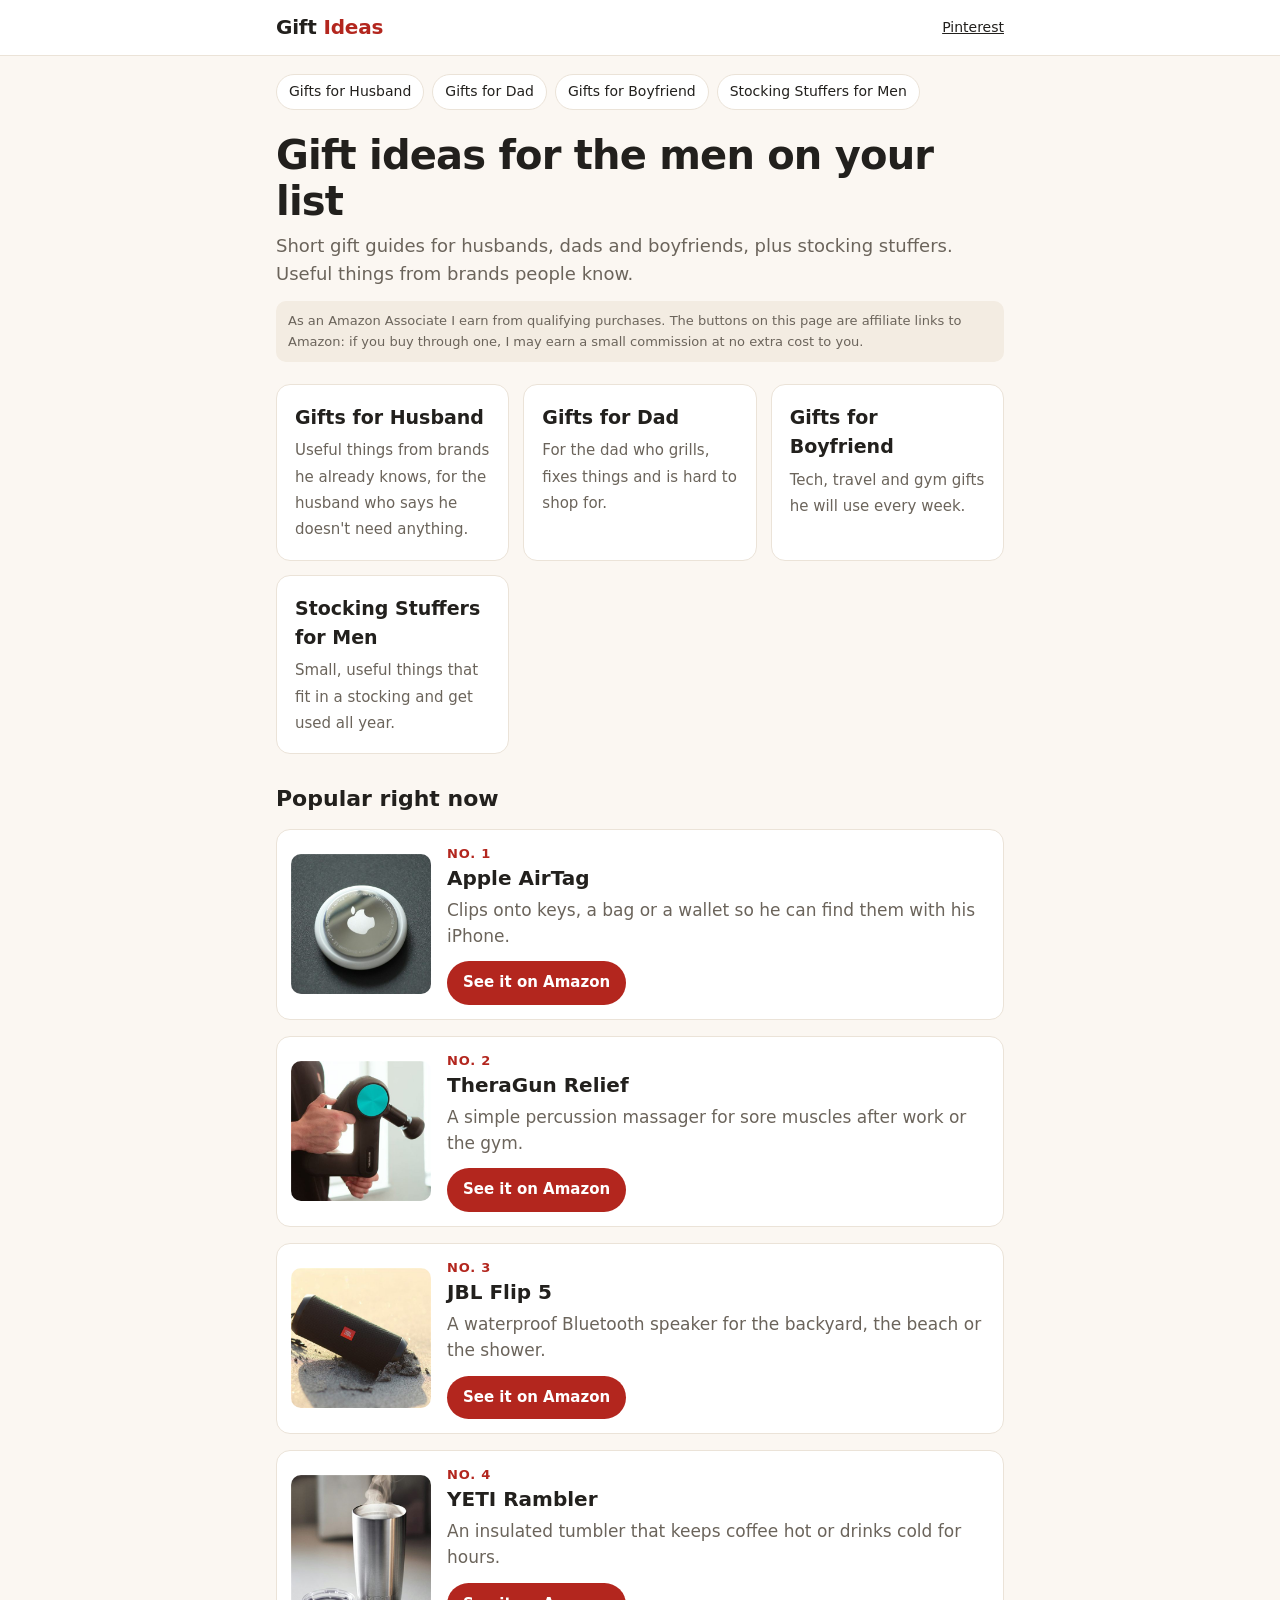
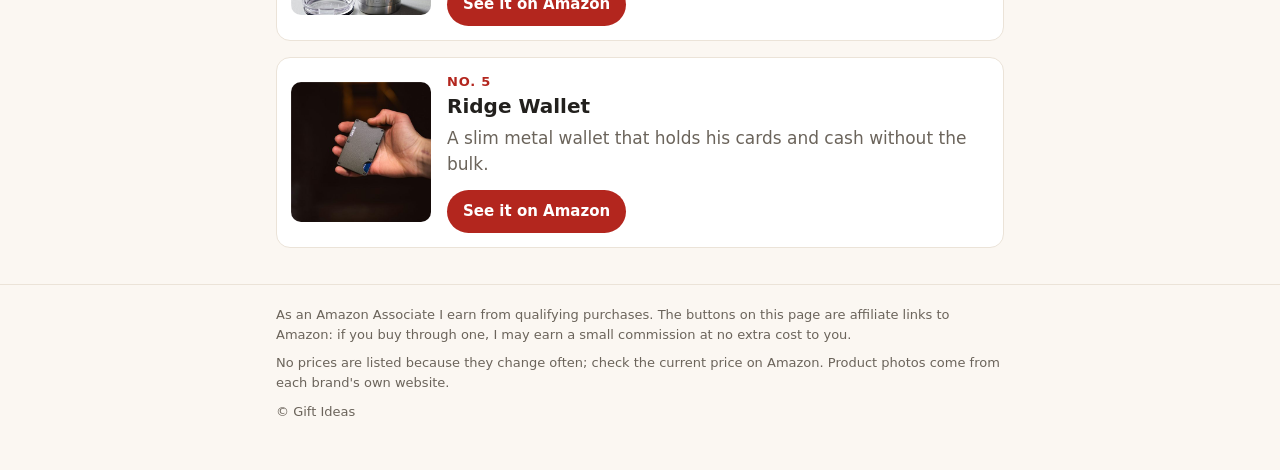
<file: index.html>
<!doctype html>
<html lang="en">
<head>
<meta charset="utf-8">
<meta name="viewport" content="width=device-width, initial-scale=1">
<title>Gift Ideas: Gift Guides for Him</title>
<meta name="description" content="Gift guides for husbands, dads and boyfriends, plus stocking stuffers for men.">
<link rel="stylesheet" href="style.css">
</head>
<body>
<header class="top"><div class="wrap"><a class="brand" href="">Gift <span>Ideas</span></a>
<a href="https://www.pinterest.com/thegiftideaspot/" rel="noopener" style="font-size:14px">Pinterest</a></div></header>
<main class="wrap">
<nav class="guides" aria-label="Gift guides"><a href="gifts-for-husband/">Gifts for Husband</a><a href="gifts-for-dad/">Gifts for Dad</a><a href="gifts-for-boyfriend/">Gifts for Boyfriend</a><a href="stocking-stuffers-for-men/">Stocking Stuffers for Men</a></nav>
<h1>Gift ideas for the men on your list</h1><p class="intro">Short gift guides for husbands, dads and boyfriends, plus stocking stuffers. Useful things from brands people know.</p><p class="disclosure">As an Amazon Associate I earn from qualifying purchases. The buttons on this page are affiliate links to Amazon: if you buy through one, I may earn a small commission at no extra cost to you.</p><div class="cards"><a class="card" href="gifts-for-husband/"><strong>Gifts for Husband</strong><span>Useful things from brands he already knows, for the husband who says he doesn&#x27;t need anything.</span></a><a class="card" href="gifts-for-dad/"><strong>Gifts for Dad</strong><span>For the dad who grills, fixes things and is hard to shop for.</span></a><a class="card" href="gifts-for-boyfriend/"><strong>Gifts for Boyfriend</strong><span>Tech, travel and gym gifts he will use every week.</span></a><a class="card" href="stocking-stuffers-for-men/"><strong>Stocking Stuffers for Men</strong><span>Small, useful things that fit in a stocking and get used all year.</span></a></div><h2 class="section">Popular right now</h2><ol class="items"><li class="item"><img src="img/airtag.jpg" alt="Apple AirTag" loading="lazy" width="140" height="140"><div><div class="num">No. 1</div><h2>Apple AirTag</h2><p>Clips onto keys, a bag or a wallet so he can find them with his iPhone.</p><a class="btn" href="https://link.amazon/B0aGp42OP" rel="sponsored nofollow noopener" target="_blank">See it on Amazon</a></div></li><li class="item"><img src="img/theragun.jpg" alt="TheraGun Relief" loading="lazy" width="140" height="140"><div><div class="num">No. 2</div><h2>TheraGun Relief</h2><p>A simple percussion massager for sore muscles after work or the gym.</p><a class="btn" href="https://link.amazon/A094G4xhZ" rel="sponsored nofollow noopener" target="_blank">See it on Amazon</a></div></li><li class="item"><img src="img/jblflip.jpg" alt="JBL Flip 5" loading="lazy" width="140" height="140"><div><div class="num">No. 3</div><h2>JBL Flip 5</h2><p>A waterproof Bluetooth speaker for the backyard, the beach or the shower.</p><a class="btn" href="https://link.amazon/B02Hue0gj" rel="sponsored nofollow noopener" target="_blank">See it on Amazon</a></div></li><li class="item"><img src="img/yeti.jpg" alt="YETI Rambler" loading="lazy" width="140" height="140"><div><div class="num">No. 4</div><h2>YETI Rambler</h2><p>An insulated tumbler that keeps coffee hot or drinks cold for hours.</p><a class="btn" href="https://link.amazon/B0gJP21sW" rel="sponsored nofollow noopener" target="_blank">See it on Amazon</a></div></li><li class="item"><img src="img/ridge.jpg" alt="Ridge Wallet" loading="lazy" width="140" height="140"><div><div class="num">No. 5</div><h2>Ridge Wallet</h2><p>A slim metal wallet that holds his cards and cash without the bulk.</p><a class="btn" href="https://link.amazon/B04wv2A3W" rel="sponsored nofollow noopener" target="_blank">See it on Amazon</a></div></li></ol>
</main>
<footer><div class="wrap">
<p>As an Amazon Associate I earn from qualifying purchases. The buttons on this page are affiliate links to Amazon: if you buy through one, I may earn a small commission at no extra cost to you.</p>
<p>No prices are listed because they change often; check the current price on Amazon. Product photos come from each brand's own website.</p>
<p>&copy; Gift Ideas</p>
</div></footer>
</body>
</html>
</file>
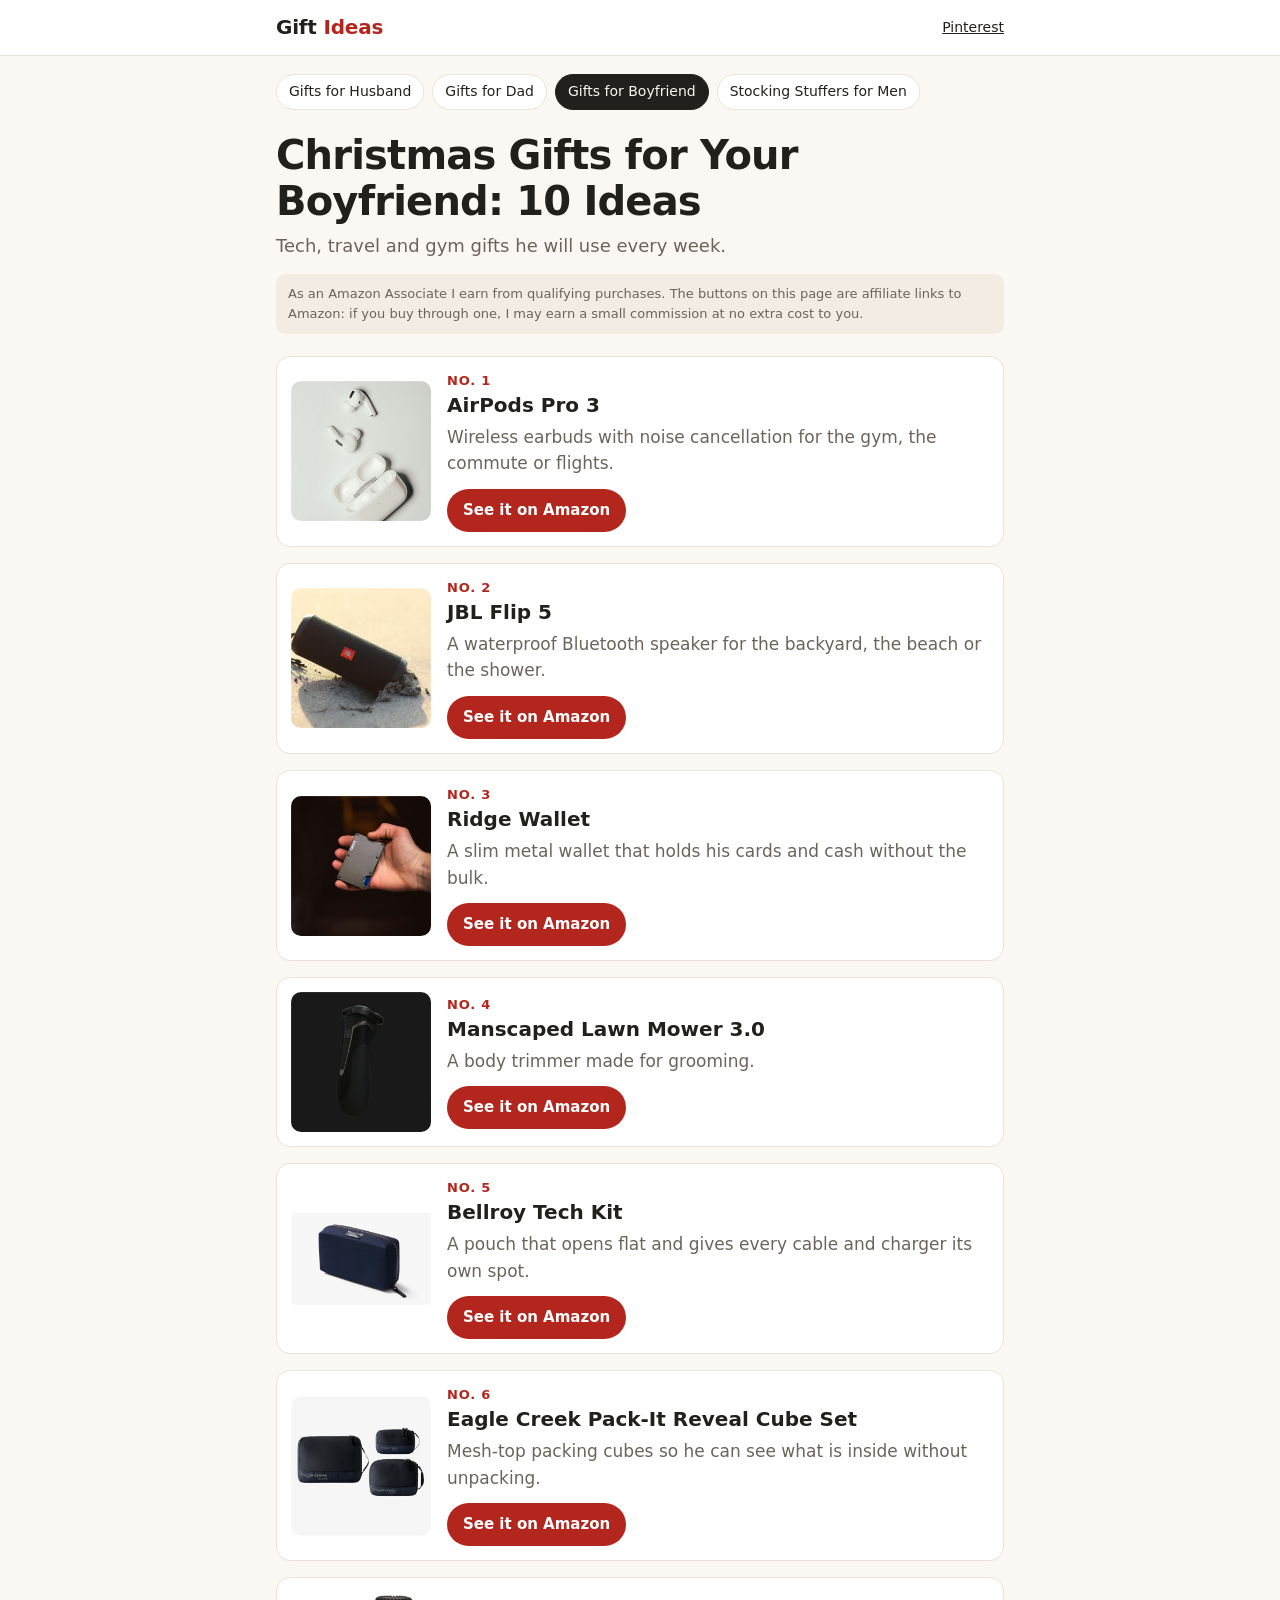
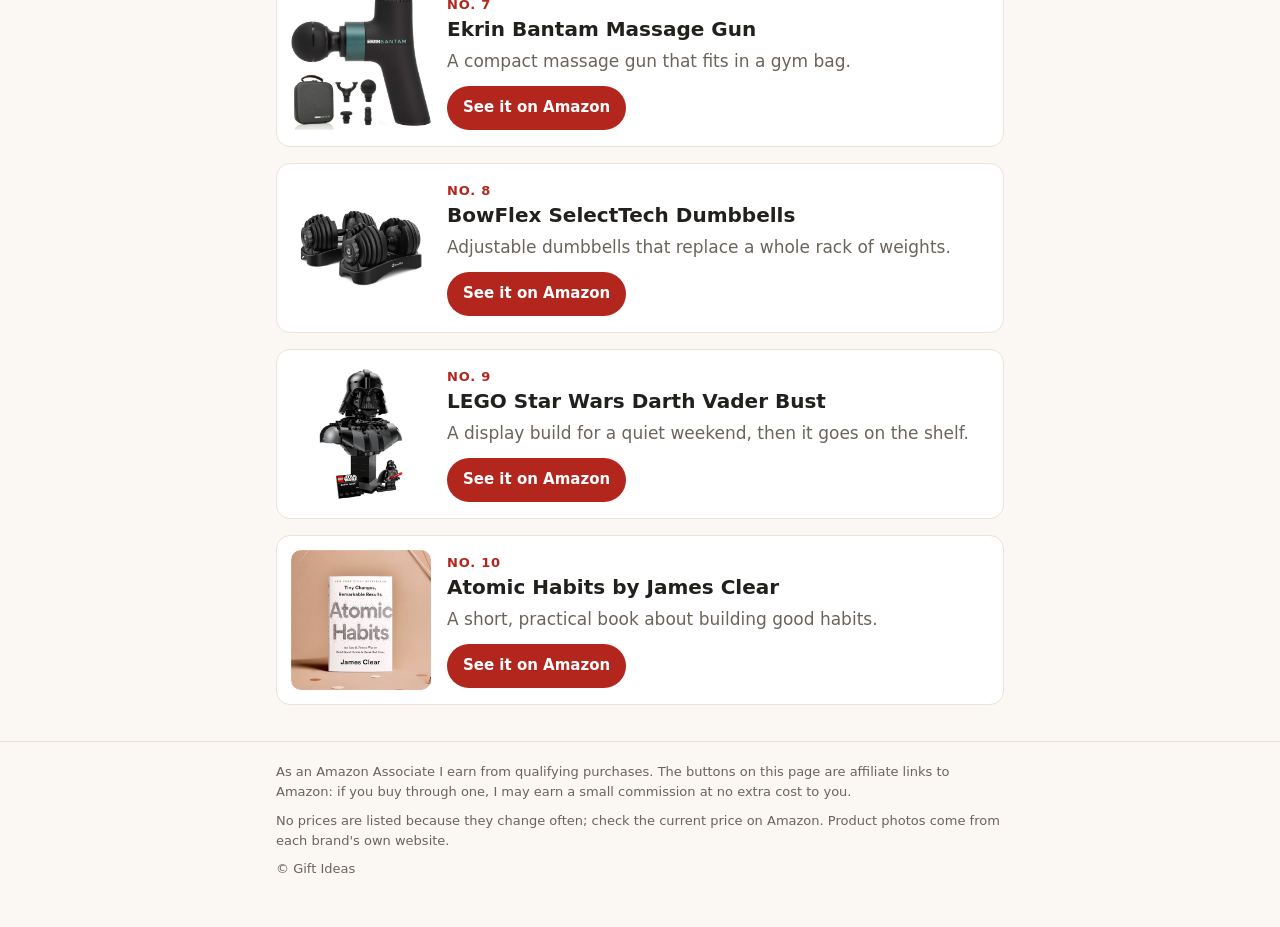
<file: gifts-for-boyfriend/index.html>
<!doctype html>
<html lang="en">
<head>
<meta charset="utf-8">
<meta name="viewport" content="width=device-width, initial-scale=1">
<title>Christmas Gifts for Your Boyfriend: 10 Ideas | Gift Ideas</title>
<meta name="description" content="Tech, travel and gym gifts he will use every week.">
<link rel="stylesheet" href="../style.css">
</head>
<body>
<header class="top"><div class="wrap"><a class="brand" href="../">Gift <span>Ideas</span></a>
<a href="https://www.pinterest.com/thegiftideaspot/" rel="noopener" style="font-size:14px">Pinterest</a></div></header>
<main class="wrap">
<nav class="guides" aria-label="Gift guides"><a href="../gifts-for-husband/">Gifts for Husband</a><a href="../gifts-for-dad/">Gifts for Dad</a><a href="../gifts-for-boyfriend/" aria-current="page">Gifts for Boyfriend</a><a href="../stocking-stuffers-for-men/">Stocking Stuffers for Men</a></nav>
<h1>Christmas Gifts for Your Boyfriend: 10 Ideas</h1><p class="intro">Tech, travel and gym gifts he will use every week.</p><p class="disclosure">As an Amazon Associate I earn from qualifying purchases. The buttons on this page are affiliate links to Amazon: if you buy through one, I may earn a small commission at no extra cost to you.</p><ol class="items"><li class="item"><img src="../img/airpods.jpg" alt="AirPods Pro 3" loading="lazy" width="140" height="140"><div><div class="num">No. 1</div><h2>AirPods Pro 3</h2><p>Wireless earbuds with noise cancellation for the gym, the commute or flights.</p><a class="btn" href="https://link.amazon/B01zd4a85" rel="sponsored nofollow noopener" target="_blank">See it on Amazon</a></div></li><li class="item"><img src="../img/jblflip.jpg" alt="JBL Flip 5" loading="lazy" width="140" height="140"><div><div class="num">No. 2</div><h2>JBL Flip 5</h2><p>A waterproof Bluetooth speaker for the backyard, the beach or the shower.</p><a class="btn" href="https://link.amazon/B02Hue0gj" rel="sponsored nofollow noopener" target="_blank">See it on Amazon</a></div></li><li class="item"><img src="../img/ridge.jpg" alt="Ridge Wallet" loading="lazy" width="140" height="140"><div><div class="num">No. 3</div><h2>Ridge Wallet</h2><p>A slim metal wallet that holds his cards and cash without the bulk.</p><a class="btn" href="https://link.amazon/B04wv2A3W" rel="sponsored nofollow noopener" target="_blank">See it on Amazon</a></div></li><li class="item"><img src="../img/manscaped.jpg" alt="Manscaped Lawn Mower 3.0" loading="lazy" width="140" height="140"><div><div class="num">No. 4</div><h2>Manscaped Lawn Mower 3.0</h2><p>A body trimmer made for grooming.</p><a class="btn" href="https://link.amazon/B00txsTTr" rel="sponsored nofollow noopener" target="_blank">See it on Amazon</a></div></li><li class="item"><img src="../img/bellroy.jpg" alt="Bellroy Tech Kit" loading="lazy" width="140" height="140"><div><div class="num">No. 5</div><h2>Bellroy Tech Kit</h2><p>A pouch that opens flat and gives every cable and charger its own spot.</p><a class="btn" href="https://www.amazon.com/dp/B07X5K79XY?tag=thegiftideasp-20" rel="sponsored nofollow noopener" target="_blank">See it on Amazon</a></div></li><li class="item"><img src="../img/eaglecreek.jpg" alt="Eagle Creek Pack-It Reveal Cube Set" loading="lazy" width="140" height="140"><div><div class="num">No. 6</div><h2>Eagle Creek Pack-It Reveal Cube Set</h2><p>Mesh-top packing cubes so he can see what is inside without unpacking.</p><a class="btn" href="https://www.amazon.com/dp/B087HRD17B?tag=thegiftideasp-20" rel="sponsored nofollow noopener" target="_blank">See it on Amazon</a></div></li><li class="item"><img src="../img/ekrin.jpg" alt="Ekrin Bantam Massage Gun" loading="lazy" width="140" height="140"><div><div class="num">No. 7</div><h2>Ekrin Bantam Massage Gun</h2><p>A compact massage gun that fits in a gym bag.</p><a class="btn" href="https://www.amazon.com/dp/B08M8P7ZVD?tag=thegiftideasp-20" rel="sponsored nofollow noopener" target="_blank">See it on Amazon</a></div></li><li class="item"><img src="../img/bowflex.jpg" alt="BowFlex SelectTech Dumbbells" loading="lazy" width="140" height="140"><div><div class="num">No. 8</div><h2>BowFlex SelectTech Dumbbells</h2><p>Adjustable dumbbells that replace a whole rack of weights.</p><a class="btn" href="https://link.amazon/B0b57MKlV" rel="sponsored nofollow noopener" target="_blank">See it on Amazon</a></div></li><li class="item"><img src="../img/vader.jpg" alt="LEGO Star Wars Darth Vader Bust" loading="lazy" width="140" height="140"><div><div class="num">No. 9</div><h2>LEGO Star Wars Darth Vader Bust</h2><p>A display build for a quiet weekend, then it goes on the shelf.</p><a class="btn" href="https://link.amazon/B0fG9hAqK" rel="sponsored nofollow noopener" target="_blank">See it on Amazon</a></div></li><li class="item"><img src="../img/atomic.jpg" alt="Atomic Habits by James Clear" loading="lazy" width="140" height="140"><div><div class="num">No. 10</div><h2>Atomic Habits by James Clear</h2><p>A short, practical book about building good habits.</p><a class="btn" href="https://link.amazon/B0ax9aGiE" rel="sponsored nofollow noopener" target="_blank">See it on Amazon</a></div></li></ol>
</main>
<footer><div class="wrap">
<p>As an Amazon Associate I earn from qualifying purchases. The buttons on this page are affiliate links to Amazon: if you buy through one, I may earn a small commission at no extra cost to you.</p>
<p>No prices are listed because they change often; check the current price on Amazon. Product photos come from each brand's own website.</p>
<p>&copy; Gift Ideas</p>
</div></footer>
</body>
</html>
</file>
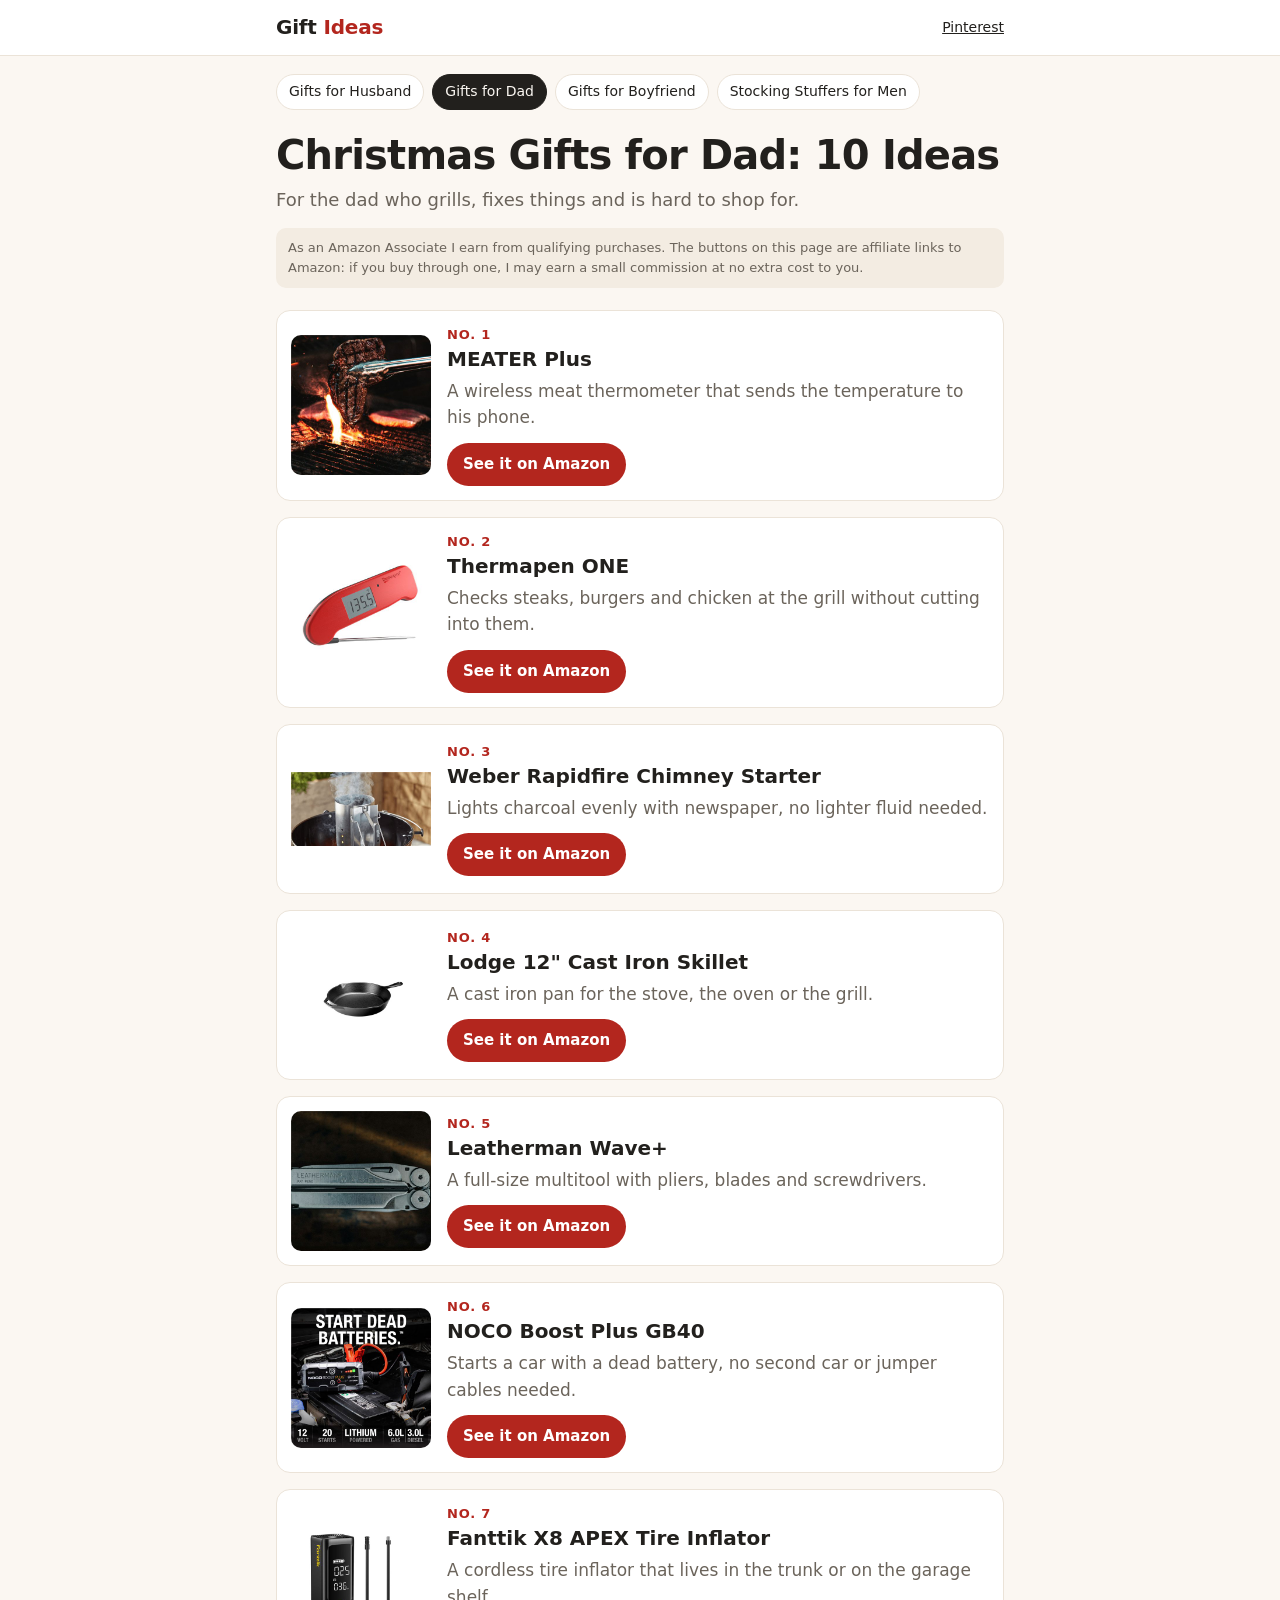
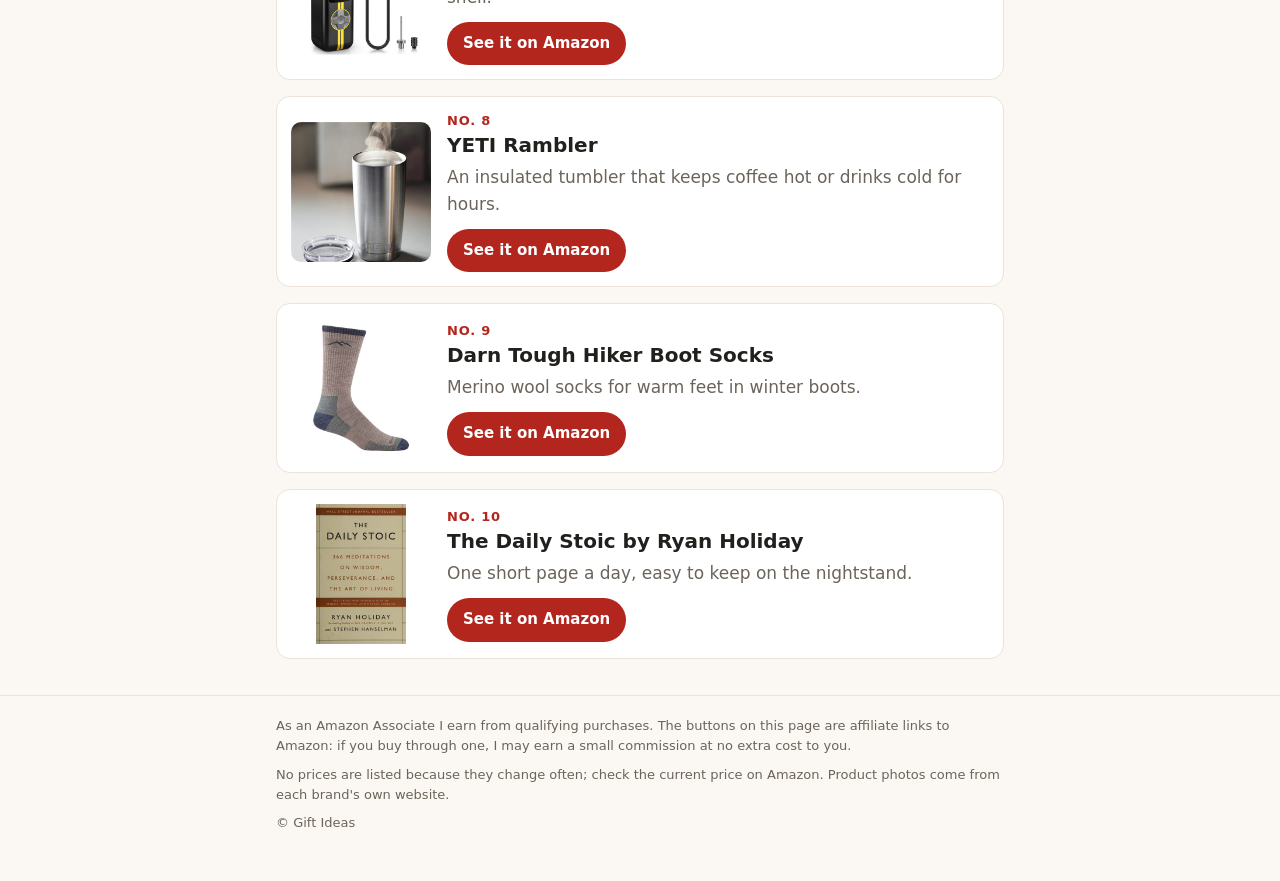
<file: gifts-for-dad/index.html>
<!doctype html>
<html lang="en">
<head>
<meta charset="utf-8">
<meta name="viewport" content="width=device-width, initial-scale=1">
<title>Christmas Gifts for Dad: 10 Ideas | Gift Ideas</title>
<meta name="description" content="For the dad who grills, fixes things and is hard to shop for.">
<link rel="stylesheet" href="../style.css">
</head>
<body>
<header class="top"><div class="wrap"><a class="brand" href="../">Gift <span>Ideas</span></a>
<a href="https://www.pinterest.com/thegiftideaspot/" rel="noopener" style="font-size:14px">Pinterest</a></div></header>
<main class="wrap">
<nav class="guides" aria-label="Gift guides"><a href="../gifts-for-husband/">Gifts for Husband</a><a href="../gifts-for-dad/" aria-current="page">Gifts for Dad</a><a href="../gifts-for-boyfriend/">Gifts for Boyfriend</a><a href="../stocking-stuffers-for-men/">Stocking Stuffers for Men</a></nav>
<h1>Christmas Gifts for Dad: 10 Ideas</h1><p class="intro">For the dad who grills, fixes things and is hard to shop for.</p><p class="disclosure">As an Amazon Associate I earn from qualifying purchases. The buttons on this page are affiliate links to Amazon: if you buy through one, I may earn a small commission at no extra cost to you.</p><ol class="items"><li class="item"><img src="../img/meater.jpg" alt="MEATER Plus" loading="lazy" width="140" height="140"><div><div class="num">No. 1</div><h2>MEATER Plus</h2><p>A wireless meat thermometer that sends the temperature to his phone.</p><a class="btn" href="https://link.amazon/B09q6YG8U" rel="sponsored nofollow noopener" target="_blank">See it on Amazon</a></div></li><li class="item"><img src="../img/thermapen.jpg" alt="Thermapen ONE" loading="lazy" width="140" height="140"><div><div class="num">No. 2</div><h2>Thermapen ONE</h2><p>Checks steaks, burgers and chicken at the grill without cutting into them.</p><a class="btn" href="https://www.amazon.com/dp/B0DC8FWCDT?tag=thegiftideasp-20" rel="sponsored nofollow noopener" target="_blank">See it on Amazon</a></div></li><li class="item"><img src="../img/weber.jpg" alt="Weber Rapidfire Chimney Starter" loading="lazy" width="140" height="140"><div><div class="num">No. 3</div><h2>Weber Rapidfire Chimney Starter</h2><p>Lights charcoal evenly with newspaper, no lighter fluid needed.</p><a class="btn" href="https://www.amazon.com/dp/B000WEOQV8?tag=thegiftideasp-20" rel="sponsored nofollow noopener" target="_blank">See it on Amazon</a></div></li><li class="item"><img src="../img/lodge.jpg" alt="Lodge 12&quot; Cast Iron Skillet" loading="lazy" width="140" height="140"><div><div class="num">No. 4</div><h2>Lodge 12&quot; Cast Iron Skillet</h2><p>A cast iron pan for the stove, the oven or the grill.</p><a class="btn" href="https://link.amazon/B0gZ6az57" rel="sponsored nofollow noopener" target="_blank">See it on Amazon</a></div></li><li class="item"><img src="../img/wave.jpg" alt="Leatherman Wave+" loading="lazy" width="140" height="140"><div><div class="num">No. 5</div><h2>Leatherman Wave+</h2><p>A full-size multitool with pliers, blades and screwdrivers.</p><a class="btn" href="https://link.amazon/B003GKm7R" rel="sponsored nofollow noopener" target="_blank">See it on Amazon</a></div></li><li class="item"><img src="../img/noco.jpg" alt="NOCO Boost Plus GB40" loading="lazy" width="140" height="140"><div><div class="num">No. 6</div><h2>NOCO Boost Plus GB40</h2><p>Starts a car with a dead battery, no second car or jumper cables needed.</p><a class="btn" href="https://www.amazon.com/dp/B0HMQMT9BV?tag=thegiftideasp-20" rel="sponsored nofollow noopener" target="_blank">See it on Amazon</a></div></li><li class="item"><img src="../img/fanttik.jpg" alt="Fanttik X8 APEX Tire Inflator" loading="lazy" width="140" height="140"><div><div class="num">No. 7</div><h2>Fanttik X8 APEX Tire Inflator</h2><p>A cordless tire inflator that lives in the trunk or on the garage shelf.</p><a class="btn" href="https://www.amazon.com/dp/B0F191R1LZ?tag=thegiftideasp-20" rel="sponsored nofollow noopener" target="_blank">See it on Amazon</a></div></li><li class="item"><img src="../img/yeti.jpg" alt="YETI Rambler" loading="lazy" width="140" height="140"><div><div class="num">No. 8</div><h2>YETI Rambler</h2><p>An insulated tumbler that keeps coffee hot or drinks cold for hours.</p><a class="btn" href="https://link.amazon/B0gJP21sW" rel="sponsored nofollow noopener" target="_blank">See it on Amazon</a></div></li><li class="item"><img src="../img/darntough.jpg" alt="Darn Tough Hiker Boot Socks" loading="lazy" width="140" height="140"><div><div class="num">No. 9</div><h2>Darn Tough Hiker Boot Socks</h2><p>Merino wool socks for warm feet in winter boots.</p><a class="btn" href="https://www.amazon.com/dp/B0C3DB9HSF?tag=thegiftideasp-20" rel="sponsored nofollow noopener" target="_blank">See it on Amazon</a></div></li><li class="item"><img src="../img/stoic.jpg" alt="The Daily Stoic by Ryan Holiday" loading="lazy" width="140" height="140"><div><div class="num">No. 10</div><h2>The Daily Stoic by Ryan Holiday</h2><p>One short page a day, easy to keep on the nightstand.</p><a class="btn" href="https://link.amazon/B08avEAif" rel="sponsored nofollow noopener" target="_blank">See it on Amazon</a></div></li></ol>
</main>
<footer><div class="wrap">
<p>As an Amazon Associate I earn from qualifying purchases. The buttons on this page are affiliate links to Amazon: if you buy through one, I may earn a small commission at no extra cost to you.</p>
<p>No prices are listed because they change often; check the current price on Amazon. Product photos come from each brand's own website.</p>
<p>&copy; Gift Ideas</p>
</div></footer>
</body>
</html>
</file>
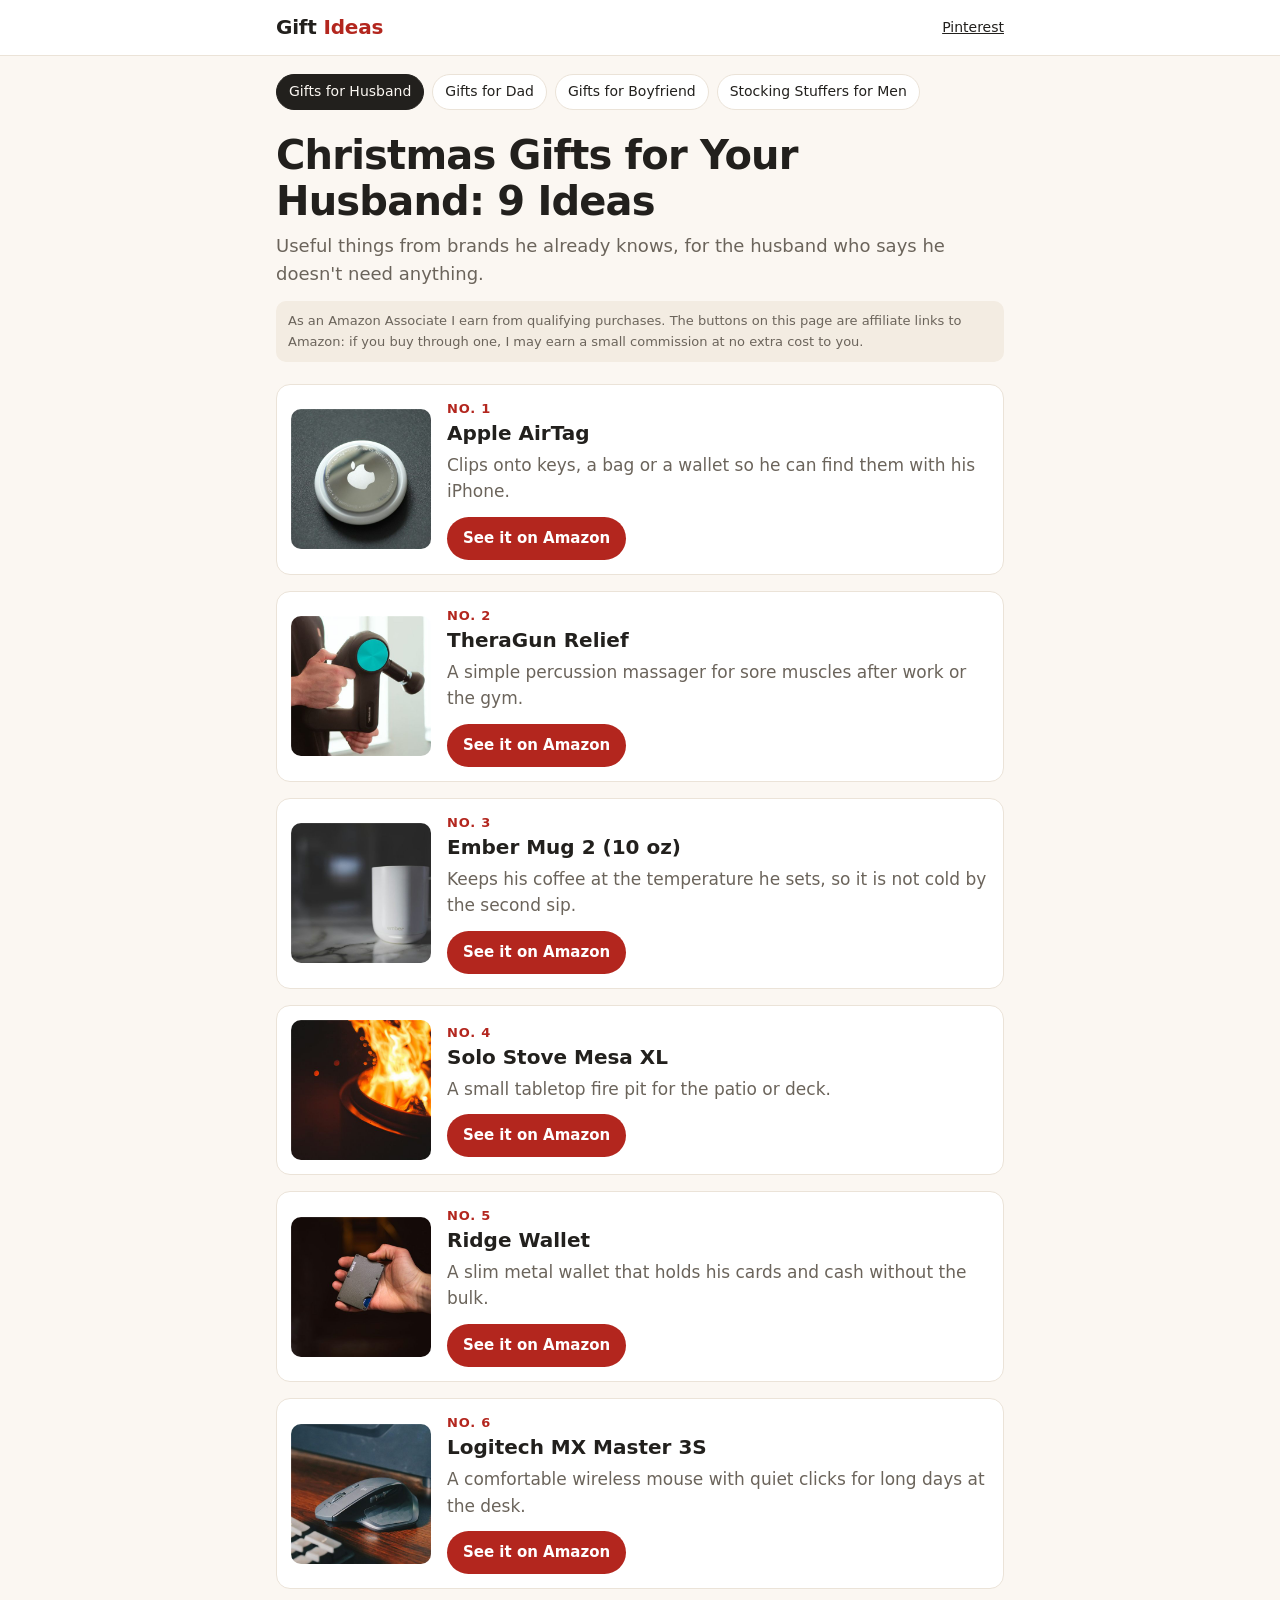
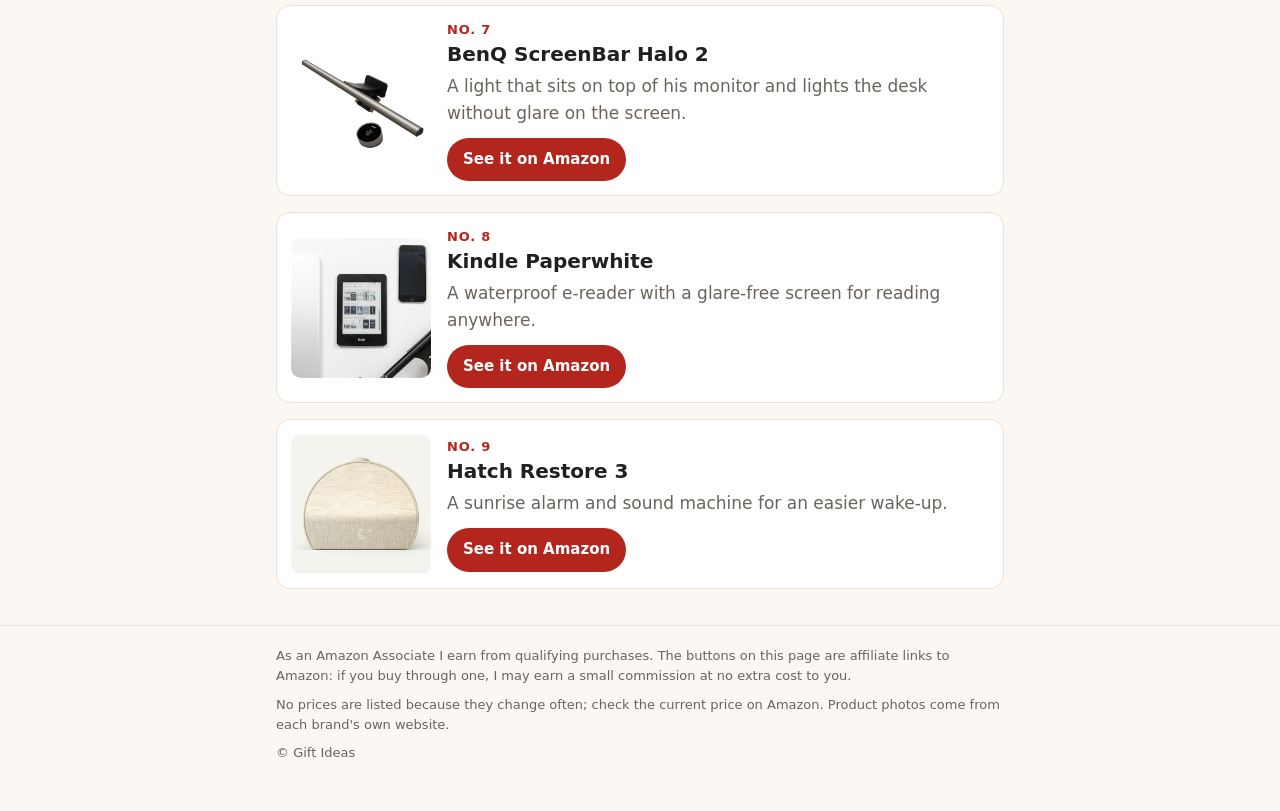
<file: gifts-for-husband/index.html>
<!doctype html>
<html lang="en">
<head>
<meta charset="utf-8">
<meta name="viewport" content="width=device-width, initial-scale=1">
<title>Christmas Gifts for Your Husband: 9 Ideas | Gift Ideas</title>
<meta name="description" content="Useful things from brands he already knows, for the husband who says he doesn&#x27;t need anything.">
<link rel="stylesheet" href="../style.css">
</head>
<body>
<header class="top"><div class="wrap"><a class="brand" href="../">Gift <span>Ideas</span></a>
<a href="https://www.pinterest.com/thegiftideaspot/" rel="noopener" style="font-size:14px">Pinterest</a></div></header>
<main class="wrap">
<nav class="guides" aria-label="Gift guides"><a href="../gifts-for-husband/" aria-current="page">Gifts for Husband</a><a href="../gifts-for-dad/">Gifts for Dad</a><a href="../gifts-for-boyfriend/">Gifts for Boyfriend</a><a href="../stocking-stuffers-for-men/">Stocking Stuffers for Men</a></nav>
<h1>Christmas Gifts for Your Husband: 9 Ideas</h1><p class="intro">Useful things from brands he already knows, for the husband who says he doesn&#x27;t need anything.</p><p class="disclosure">As an Amazon Associate I earn from qualifying purchases. The buttons on this page are affiliate links to Amazon: if you buy through one, I may earn a small commission at no extra cost to you.</p><ol class="items"><li class="item"><img src="../img/airtag.jpg" alt="Apple AirTag" loading="lazy" width="140" height="140"><div><div class="num">No. 1</div><h2>Apple AirTag</h2><p>Clips onto keys, a bag or a wallet so he can find them with his iPhone.</p><a class="btn" href="https://link.amazon/B0aGp42OP" rel="sponsored nofollow noopener" target="_blank">See it on Amazon</a></div></li><li class="item"><img src="../img/theragun.jpg" alt="TheraGun Relief" loading="lazy" width="140" height="140"><div><div class="num">No. 2</div><h2>TheraGun Relief</h2><p>A simple percussion massager for sore muscles after work or the gym.</p><a class="btn" href="https://link.amazon/A094G4xhZ" rel="sponsored nofollow noopener" target="_blank">See it on Amazon</a></div></li><li class="item"><img src="../img/ember.jpg" alt="Ember Mug 2 (10 oz)" loading="lazy" width="140" height="140"><div><div class="num">No. 3</div><h2>Ember Mug 2 (10 oz)</h2><p>Keeps his coffee at the temperature he sets, so it is not cold by the second sip.</p><a class="btn" href="https://link.amazon/B06PW259Y" rel="sponsored nofollow noopener" target="_blank">See it on Amazon</a></div></li><li class="item"><img src="../img/solo.jpg" alt="Solo Stove Mesa XL" loading="lazy" width="140" height="140"><div><div class="num">No. 4</div><h2>Solo Stove Mesa XL</h2><p>A small tabletop fire pit for the patio or deck.</p><a class="btn" href="https://link.amazon/B0enG6lPj" rel="sponsored nofollow noopener" target="_blank">See it on Amazon</a></div></li><li class="item"><img src="../img/ridge.jpg" alt="Ridge Wallet" loading="lazy" width="140" height="140"><div><div class="num">No. 5</div><h2>Ridge Wallet</h2><p>A slim metal wallet that holds his cards and cash without the bulk.</p><a class="btn" href="https://link.amazon/B04wv2A3W" rel="sponsored nofollow noopener" target="_blank">See it on Amazon</a></div></li><li class="item"><img src="../img/mxmaster.jpg" alt="Logitech MX Master 3S" loading="lazy" width="140" height="140"><div><div class="num">No. 6</div><h2>Logitech MX Master 3S</h2><p>A comfortable wireless mouse with quiet clicks for long days at the desk.</p><a class="btn" href="https://link.amazon/B02Ex3CJ5" rel="sponsored nofollow noopener" target="_blank">See it on Amazon</a></div></li><li class="item"><img src="../img/benq.jpg" alt="BenQ ScreenBar Halo 2" loading="lazy" width="140" height="140"><div><div class="num">No. 7</div><h2>BenQ ScreenBar Halo 2</h2><p>A light that sits on top of his monitor and lights the desk without glare on the screen.</p><a class="btn" href="https://www.amazon.com/dp/B0DK59YKRS?tag=thegiftideasp-20" rel="sponsored nofollow noopener" target="_blank">See it on Amazon</a></div></li><li class="item"><img src="../img/kindle.jpg" alt="Kindle Paperwhite" loading="lazy" width="140" height="140"><div><div class="num">No. 8</div><h2>Kindle Paperwhite</h2><p>A waterproof e-reader with a glare-free screen for reading anywhere.</p><a class="btn" href="https://www.amazon.com/dp/B0CFPJYX7P?tag=thegiftideasp-20" rel="sponsored nofollow noopener" target="_blank">See it on Amazon</a></div></li><li class="item"><img src="../img/hatch.jpg" alt="Hatch Restore 3" loading="lazy" width="140" height="140"><div><div class="num">No. 9</div><h2>Hatch Restore 3</h2><p>A sunrise alarm and sound machine for an easier wake-up.</p><a class="btn" href="https://link.amazon/B0cOatOmA" rel="sponsored nofollow noopener" target="_blank">See it on Amazon</a></div></li></ol>
</main>
<footer><div class="wrap">
<p>As an Amazon Associate I earn from qualifying purchases. The buttons on this page are affiliate links to Amazon: if you buy through one, I may earn a small commission at no extra cost to you.</p>
<p>No prices are listed because they change often; check the current price on Amazon. Product photos come from each brand's own website.</p>
<p>&copy; Gift Ideas</p>
</div></footer>
</body>
</html>
</file>
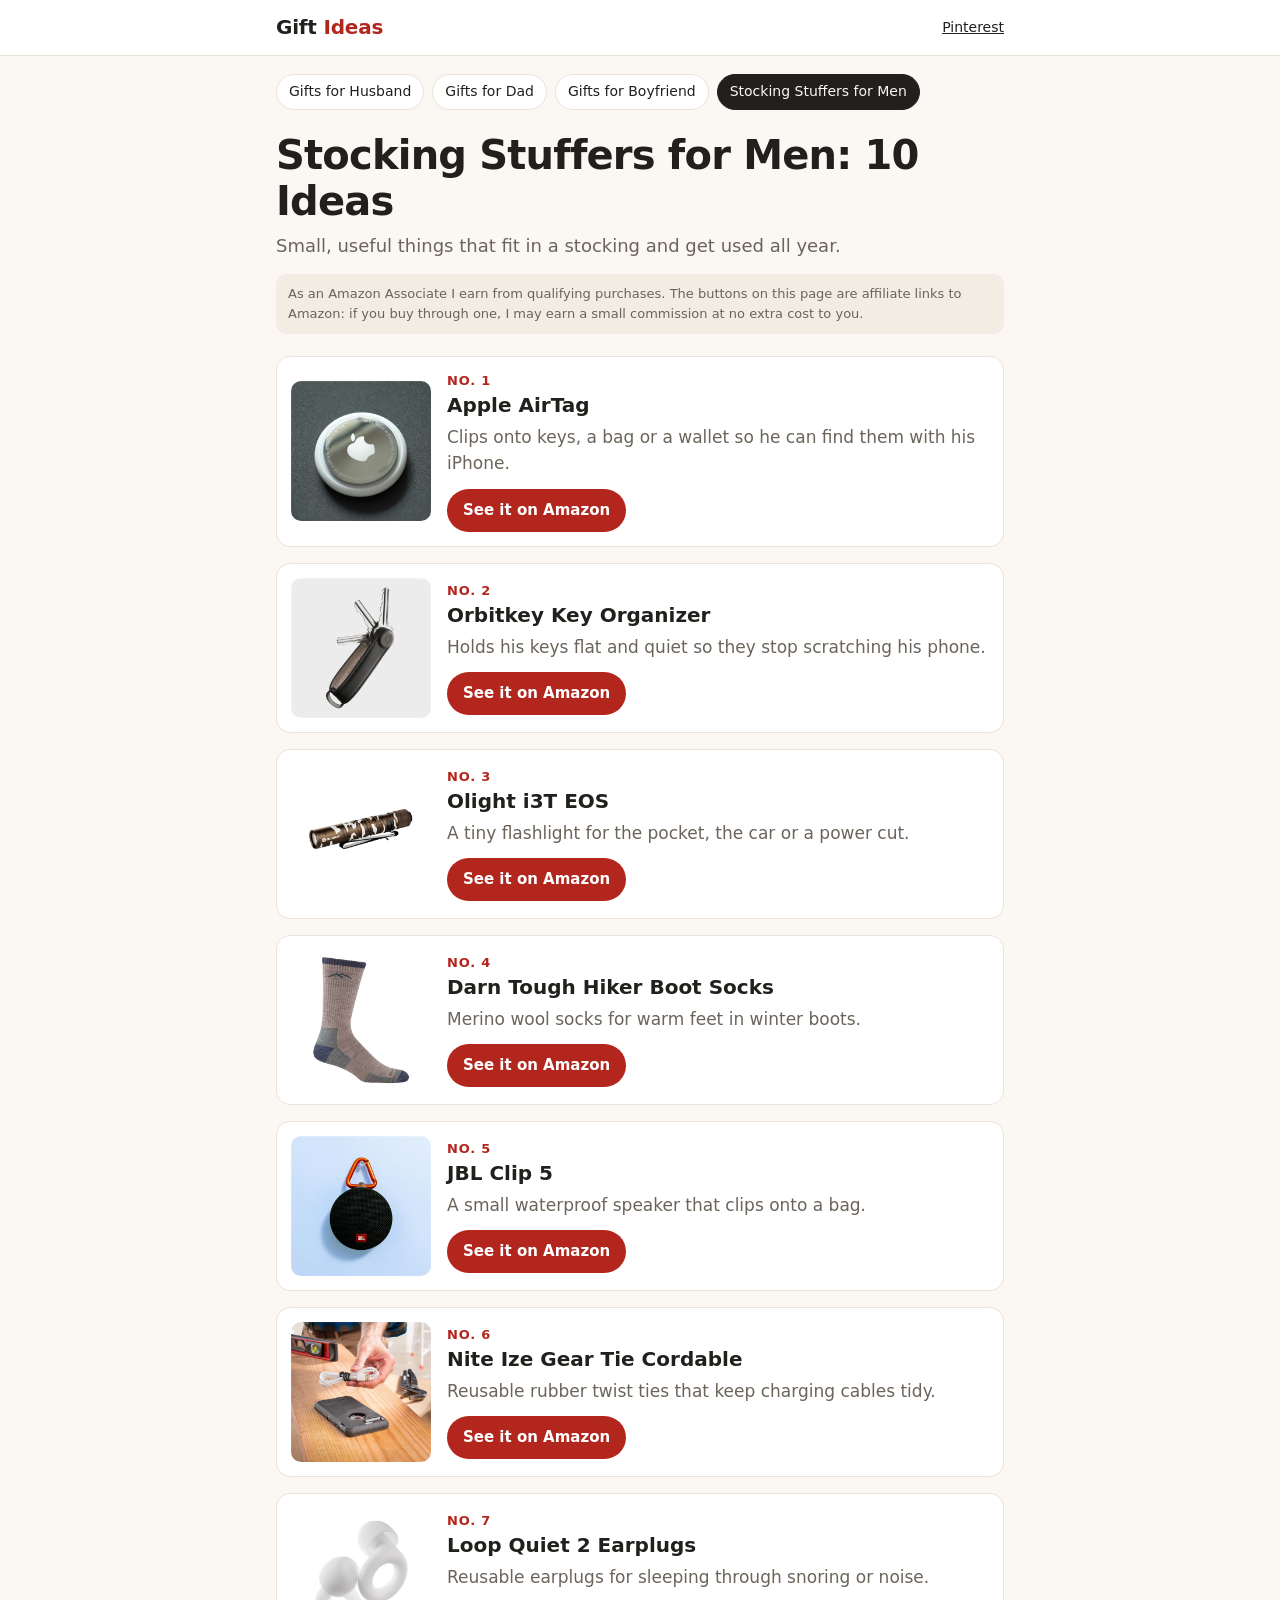
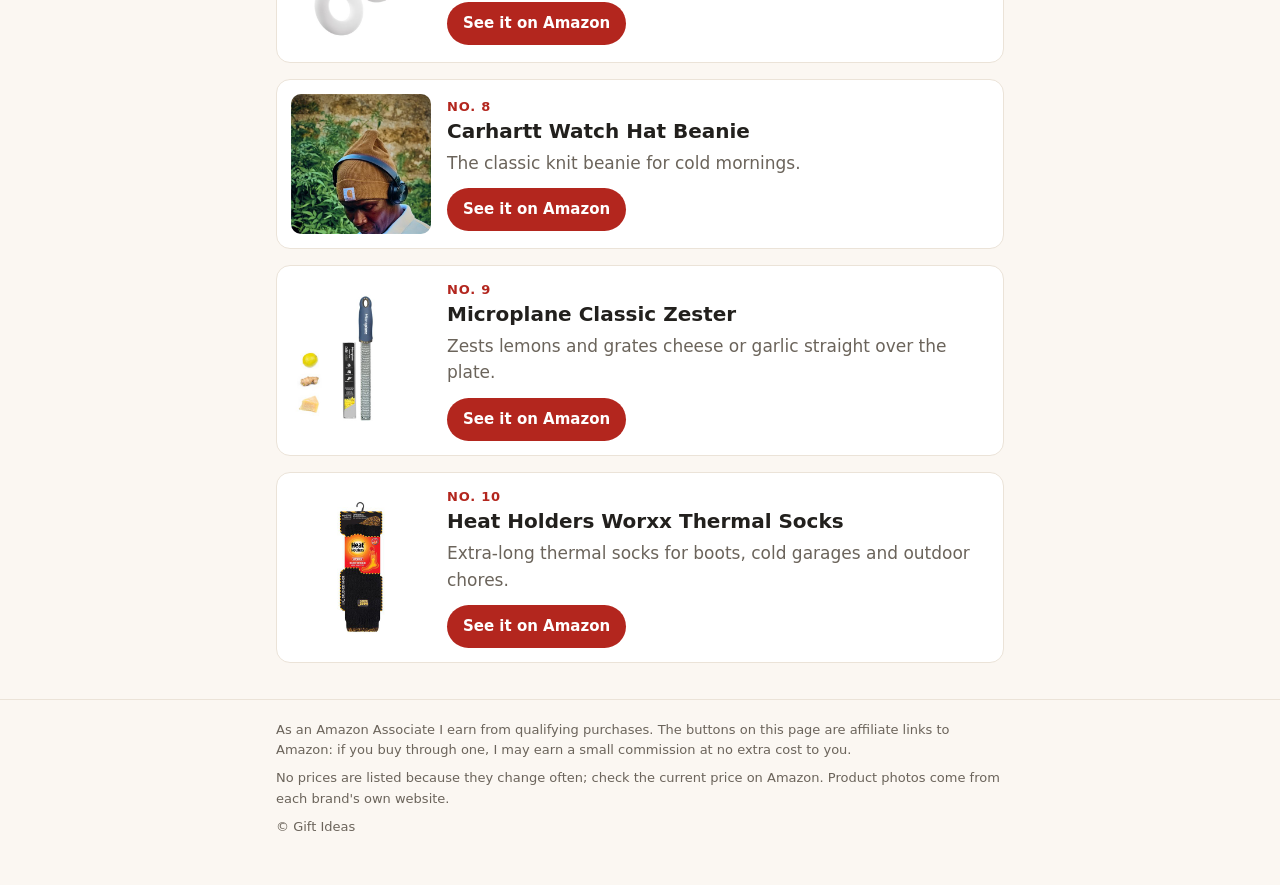
<file: stocking-stuffers-for-men/index.html>
<!doctype html>
<html lang="en">
<head>
<meta charset="utf-8">
<meta name="viewport" content="width=device-width, initial-scale=1">
<title>Stocking Stuffers for Men: 10 Ideas | Gift Ideas</title>
<meta name="description" content="Small, useful things that fit in a stocking and get used all year.">
<link rel="stylesheet" href="../style.css">
</head>
<body>
<header class="top"><div class="wrap"><a class="brand" href="../">Gift <span>Ideas</span></a>
<a href="https://www.pinterest.com/thegiftideaspot/" rel="noopener" style="font-size:14px">Pinterest</a></div></header>
<main class="wrap">
<nav class="guides" aria-label="Gift guides"><a href="../gifts-for-husband/">Gifts for Husband</a><a href="../gifts-for-dad/">Gifts for Dad</a><a href="../gifts-for-boyfriend/">Gifts for Boyfriend</a><a href="../stocking-stuffers-for-men/" aria-current="page">Stocking Stuffers for Men</a></nav>
<h1>Stocking Stuffers for Men: 10 Ideas</h1><p class="intro">Small, useful things that fit in a stocking and get used all year.</p><p class="disclosure">As an Amazon Associate I earn from qualifying purchases. The buttons on this page are affiliate links to Amazon: if you buy through one, I may earn a small commission at no extra cost to you.</p><ol class="items"><li class="item"><img src="../img/airtag.jpg" alt="Apple AirTag" loading="lazy" width="140" height="140"><div><div class="num">No. 1</div><h2>Apple AirTag</h2><p>Clips onto keys, a bag or a wallet so he can find them with his iPhone.</p><a class="btn" href="https://link.amazon/B0aGp42OP" rel="sponsored nofollow noopener" target="_blank">See it on Amazon</a></div></li><li class="item"><img src="../img/orbitkey.jpg" alt="Orbitkey Key Organizer" loading="lazy" width="140" height="140"><div><div class="num">No. 2</div><h2>Orbitkey Key Organizer</h2><p>Holds his keys flat and quiet so they stop scratching his phone.</p><a class="btn" href="https://www.amazon.com/dp/B07447W1JW?tag=thegiftideasp-20" rel="sponsored nofollow noopener" target="_blank">See it on Amazon</a></div></li><li class="item"><img src="../img/olight.jpg" alt="Olight i3T EOS" loading="lazy" width="140" height="140"><div><div class="num">No. 3</div><h2>Olight i3T EOS</h2><p>A tiny flashlight for the pocket, the car or a power cut.</p><a class="btn" href="https://www.amazon.com/dp/B07DLRK7Q5?tag=thegiftideasp-20" rel="sponsored nofollow noopener" target="_blank">See it on Amazon</a></div></li><li class="item"><img src="../img/darntough.jpg" alt="Darn Tough Hiker Boot Socks" loading="lazy" width="140" height="140"><div><div class="num">No. 4</div><h2>Darn Tough Hiker Boot Socks</h2><p>Merino wool socks for warm feet in winter boots.</p><a class="btn" href="https://www.amazon.com/dp/B0C3DB9HSF?tag=thegiftideasp-20" rel="sponsored nofollow noopener" target="_blank">See it on Amazon</a></div></li><li class="item"><img src="../img/jblclip.jpg" alt="JBL Clip 5" loading="lazy" width="140" height="140"><div><div class="num">No. 5</div><h2>JBL Clip 5</h2><p>A small waterproof speaker that clips onto a bag.</p><a class="btn" href="https://link.amazon/B0hhqzwPE" rel="sponsored nofollow noopener" target="_blank">See it on Amazon</a></div></li><li class="item"><img src="../img/gear-tie.jpg" alt="Nite Ize Gear Tie Cordable" loading="lazy" width="140" height="140"><div><div class="num">No. 6</div><h2>Nite Ize Gear Tie Cordable</h2><p>Reusable rubber twist ties that keep charging cables tidy.</p><a class="btn" href="https://www.amazon.com/dp/B0C7Q6QCGP?tag=thegiftideasp-20" rel="sponsored nofollow noopener" target="_blank">See it on Amazon</a></div></li><li class="item"><img src="../img/loop.jpg" alt="Loop Quiet 2 Earplugs" loading="lazy" width="140" height="140"><div><div class="num">No. 7</div><h2>Loop Quiet 2 Earplugs</h2><p>Reusable earplugs for sleeping through snoring or noise.</p><a class="btn" href="https://link.amazon/B02hRPujy" rel="sponsored nofollow noopener" target="_blank">See it on Amazon</a></div></li><li class="item"><img src="../img/beanie.jpg" alt="Carhartt Watch Hat Beanie" loading="lazy" width="140" height="140"><div><div class="num">No. 8</div><h2>Carhartt Watch Hat Beanie</h2><p>The classic knit beanie for cold mornings.</p><a class="btn" href="https://link.amazon/B041tEAzl" rel="sponsored nofollow noopener" target="_blank">See it on Amazon</a></div></li><li class="item"><img src="../img/microplane.jpg" alt="Microplane Classic Zester" loading="lazy" width="140" height="140"><div><div class="num">No. 9</div><h2>Microplane Classic Zester</h2><p>Zests lemons and grates cheese or garlic straight over the plate.</p><a class="btn" href="https://www.amazon.com/dp/B00151WA06?tag=thegiftideasp-20" rel="sponsored nofollow noopener" target="_blank">See it on Amazon</a></div></li><li class="item"><img src="../img/heatholders.jpg" alt="Heat Holders Worxx Thermal Socks" loading="lazy" width="140" height="140"><div><div class="num">No. 10</div><h2>Heat Holders Worxx Thermal Socks</h2><p>Extra-long thermal socks for boots, cold garages and outdoor chores.</p><a class="btn" href="https://www.amazon.com/dp/B0BW4GFYSQ?tag=thegiftideasp-20" rel="sponsored nofollow noopener" target="_blank">See it on Amazon</a></div></li></ol>
</main>
<footer><div class="wrap">
<p>As an Amazon Associate I earn from qualifying purchases. The buttons on this page are affiliate links to Amazon: if you buy through one, I may earn a small commission at no extra cost to you.</p>
<p>No prices are listed because they change often; check the current price on Amazon. Product photos come from each brand's own website.</p>
<p>&copy; Gift Ideas</p>
</div></footer>
</body>
</html>
</file>
<file: style.css>
:root{--bg:#fbf7f2;--card:#fff;--ink:#22201d;--muted:#6b645b;--line:#ebe3d8;--accent:#b3261e;--accent-ink:#fff;--soft:#f3ece2}
@media (prefers-color-scheme:dark){:root{--bg:#191714;--card:#23201c;--ink:#f1ece5;--muted:#b3aa9e;--line:#3a352f;--accent:#e2574c;--accent-ink:#fff;--soft:#2b2722}}
*{box-sizing:border-box}html{-webkit-text-size-adjust:100%}
body{margin:0;background:var(--bg);color:var(--ink);font:17px/1.55 system-ui,-apple-system,"Segoe UI",Roboto,sans-serif}
a{color:inherit}
.wrap{max-width:760px;margin:0 auto;padding:0 16px}
header.top{border-bottom:1px solid var(--line);background:var(--card)}
header.top .wrap{display:flex;align-items:center;justify-content:space-between;gap:12px;padding-top:12px;padding-bottom:12px}
.brand{font-weight:800;font-size:20px;text-decoration:none;letter-spacing:-.01em}
.brand span{color:var(--accent)}
nav.guides{display:flex;flex-wrap:wrap;gap:8px;margin:18px 0 0}
nav.guides a{font-size:14px;text-decoration:none;padding:6px 12px;border:1px solid var(--line);border-radius:999px;background:var(--card)}
nav.guides a[aria-current]{background:var(--ink);color:var(--bg);border-color:var(--ink)}
h1{font-size:clamp(28px,6vw,40px);line-height:1.15;letter-spacing:-.02em;margin:22px 0 8px}
.intro{color:var(--muted);margin:0 0 14px;font-size:18px}
.disclosure{font-size:13px;color:var(--muted);background:var(--soft);border-radius:10px;padding:10px 12px;margin:0 0 22px}
ol.items{list-style:none;margin:0;padding:0;display:grid;gap:16px}
.item{display:grid;grid-template-columns:140px 1fr;gap:16px;background:var(--card);border:1px solid var(--line);border-radius:14px;padding:14px;align-items:center}
.item img{width:140px;height:140px;object-fit:contain;background:#fff;border-radius:10px}
.num{font-size:13px;font-weight:700;color:var(--accent);text-transform:uppercase;letter-spacing:.06em}
.item h2{font-size:20px;line-height:1.25;margin:2px 0 6px}
.item p{margin:0 0 12px;color:var(--muted)}
.btn{display:inline-block;background:var(--accent);color:var(--accent-ink);text-decoration:none;font-weight:700;font-size:15px;padding:10px 16px;border-radius:999px}
.btn:focus-visible,nav.guides a:focus-visible{outline:3px solid var(--ink);outline-offset:2px}
@media (max-width:520px){.item{grid-template-columns:96px 1fr;gap:12px;padding:12px}.item img{width:96px;height:96px}.item h2{font-size:18px}}
.cards{display:grid;grid-template-columns:repeat(auto-fit,minmax(220px,1fr));gap:14px;margin:8px 0 28px}
.card{display:block;text-decoration:none;background:var(--card);border:1px solid var(--line);border-radius:14px;padding:18px}
.card strong{display:block;font-size:19px;margin-bottom:4px}.card span{color:var(--muted);font-size:15px}
h2.section{font-size:22px;margin:28px 0 12px}
footer{border-top:1px solid var(--line);margin-top:36px;padding:20px 0 40px;font-size:13px;color:var(--muted)}
footer p{margin:0 0 8px}
</file>
